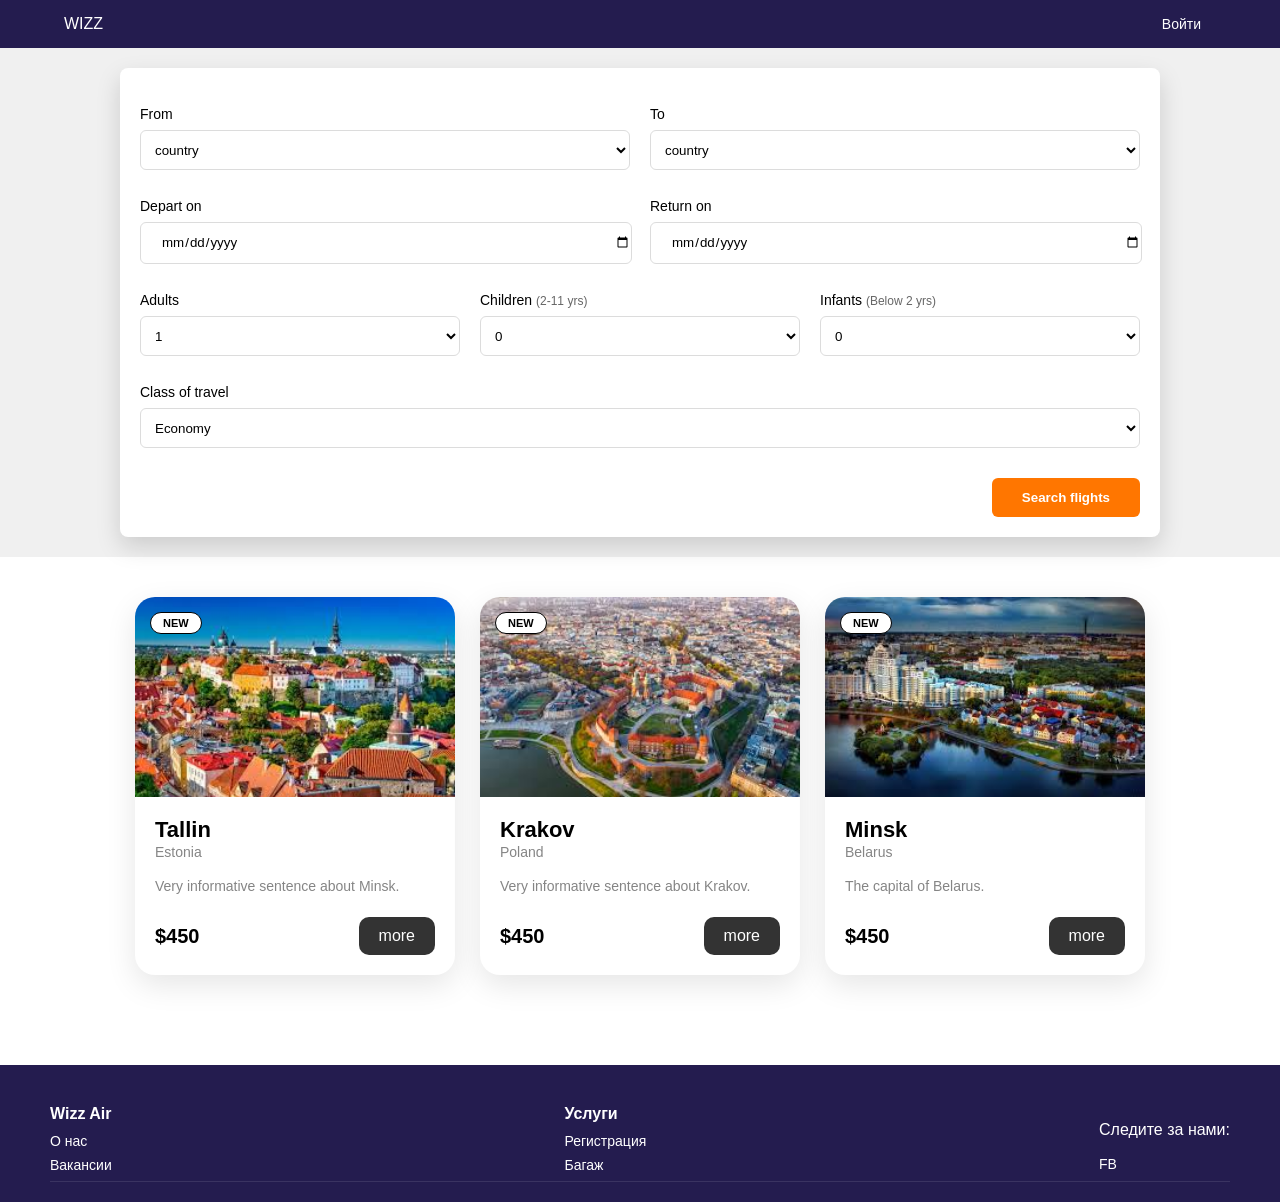
<file: index.html>
<!doctype html>
<html lang="en">
<head>
  <meta charset="UTF-8" />
  <meta name="viewport" content="width=device-width, initial-scale=1.0" />
  <title>Wizz Air Booking</title>
  <link rel="stylesheet" href="./styles/style.css" />
</head>
<body>


  <header class="navbar">
    <div class="logo">WIZZ</div>
    <div class="auth">
      <a href="./formSignIn.html">Войти</a>
    </div>
  </header>

  <main>
<div class="fon">
<div class="container">
       
<form  method="post"  class="trip-form">   
  <fieldset class="form-grid-2x">
    <div class="group-field">
      <label for="from" class="bold-type">From</label>
      <select id="from" class="from-place" name="from" required>
        <option value="" disabled selected hidden>country</option>
        <option value="minsk">minsk</option>
        <option value="brest">krakov</option>
        <option value="brest">tallin</option>
      </select>
    </div>

    <div class="group-field">
      <label for="to-place" class="bold-type">To</label>
      <select class="from-place" id="to-place" name="to" required>
        <option value="" disabled selected hidden>country</option>
        <option value="minsk">minsk</option>
        <option value="brest">krakov</option>
        <option value="brest">tallin</option>
      </select>
    </div>
  </fieldset>

  <fieldset class="form-grid-2x">
    <div class="group-field">
      <label for="depart" class="bold-type">Depart on</label>
      <input placeholder="Pick a date" type="date" name="depart" id="depart" />
    </div>

    <div class="group-field">
      <label for="return" class="bold-type">Return on</label>
      <input placeholder="Pick a date" type="date" name="return" id="return" />
    </div>
  </fieldset>
  
  <fieldset class="form-grid-passengers">
    <div class="group-select-field">
      <label for="adults" class="bold-type">Adults</label> 
      <select name="adults" class="ticket-count" id="adults">
        <option value="1">1</option>
        <option value="2">2</option>
        <option value="3">3</option>
        <option value="4">4</option>
        <option value="5">5</option>
      </select>
    </div>

    <div class="group-select-field">
      <label for="children" class="bold-type">Children <span class="label-hint">(2-11 yrs)</span></label>
      <select name="children" class="ticket-count" id="children">
        <option value="0">0</option>
        <option value="1">1</option>
        <option value="2">2</option>
        <option value="3">3</option>
        <option value="4">4</option>
        <option value="5">5</option>
      </select>
    </div>

    <div class="group-select-field">
      <label for="infants" class="bold-type">Infants <span class="label-hint">(Below 2 yrs)</span></label>
      <select name="infants" class="ticket-count" id="infants">
        <option value="0">0</option>
        <option value="1">1</option>
        <option value="2">2</option>
        <option value="3">3</option>
        <option value="4">4</option>
        <option value="5">5</option>
      </select>
    </div>
  </fieldset>

  <fieldset class="more-option">
    <div class="group-field">
      <label for="plane-class" class="bold-type">Class of travel</label>
      <select name="class-of-travel" class="travel-class-select" id="plane-class">
        <option value="economy">Economy</option>
        <option value="business">Business class</option>
        <option value="firstClass">First class</option>
      </select>
    </div>
  </fieldset>
  
  <div class="form-footer">
    <input class="search-btn" type="submit" value="Search flights"/>
  </div>
</form>
      </div>
    </div>

    <div class="flex-wrapper">
      
      <div class="card-container">
        <div class="card">
          <div class="card-image">
            <img src="./public/tal.jpg" alt="Minsk">
            <span class="badge">NEW</span>
          </div>
          <div class="card-content">
            <div class="card-header">
              <h2>Tallin</h2>
              <span class="country">Estonia</span>
            </div>
            <p>Very informative sentence about Minsk.</p>
            <div class="card-footer">
              <span class="price">$450</span>
              <a href="cities.html?name=tallinn" class="buy-btn" style="text-decoration: none;">more</a>
            </div>
          </div>
        </div>
      </div>

    
      <div class="card-container">
        <div class="card">
          <div class="card-image">
            <img src="./public/krakov1.jpg" alt="Minsk">
            <span class="badge">NEW</span>
          </div>
          <div class="card-content">
            <div class="card-header">
              <h2>Krakov</h2>
              <span class="country">Poland</span>
            </div>
            <p>Very informative sentence about Krakov.</p>
            <div class="card-footer">
              <span class="price">$450</span>
              <a href="cities.html?name=krakow" class="buy-btn" style="text-decoration: none;">more</a>
            </div>
          </div>
        </div>
      </div>

      
      <div class="card-container">
        <div class="card">
          <div class="card-image">
            <img src="./public/minsk1.jpg" alt="Minsk">
            <span class="badge">NEW</span>
          </div>
          <div class="card-content">
            <div class="card-header">
              <h2>Minsk</h2>
              <span class="country">Belarus</span>
            </div>
            <p>The capital of Belarus.</p>
            <div class="card-footer">
              <span class="price">$450</span>
              <a href="cities.html?name=minsk" class="buy-btn" style="text-decoration: none;">more</a>
            </div>
          </div>
        </div>
      </div>


    </div>
  </main>


  <footer class="main-footer">
    <div class="footer-container">
      <div class="footer-column">
        <h4>Wizz Air</h4>
        <a href="./about_us.html">О нас</a>
        <a href="./vacancy.html">Вакансии</a>
      </div>
      <div class="footer-column">
        <h4>Услуги</h4>
        <a href="./form.html">Регистрация</a>
        <a href="./baggage.html">Багаж</a>
      </div>
      <div class="footer-social">
        <p>Следите за нами:</p>
        <div class="social-icons">
          <a href="https://www.youtube.com/c/WizzAir">FB</a>
        </div>
      </div>
    </div>
   
  <script src="./scripts/script.js"></script>
</body>
</html>
</file>
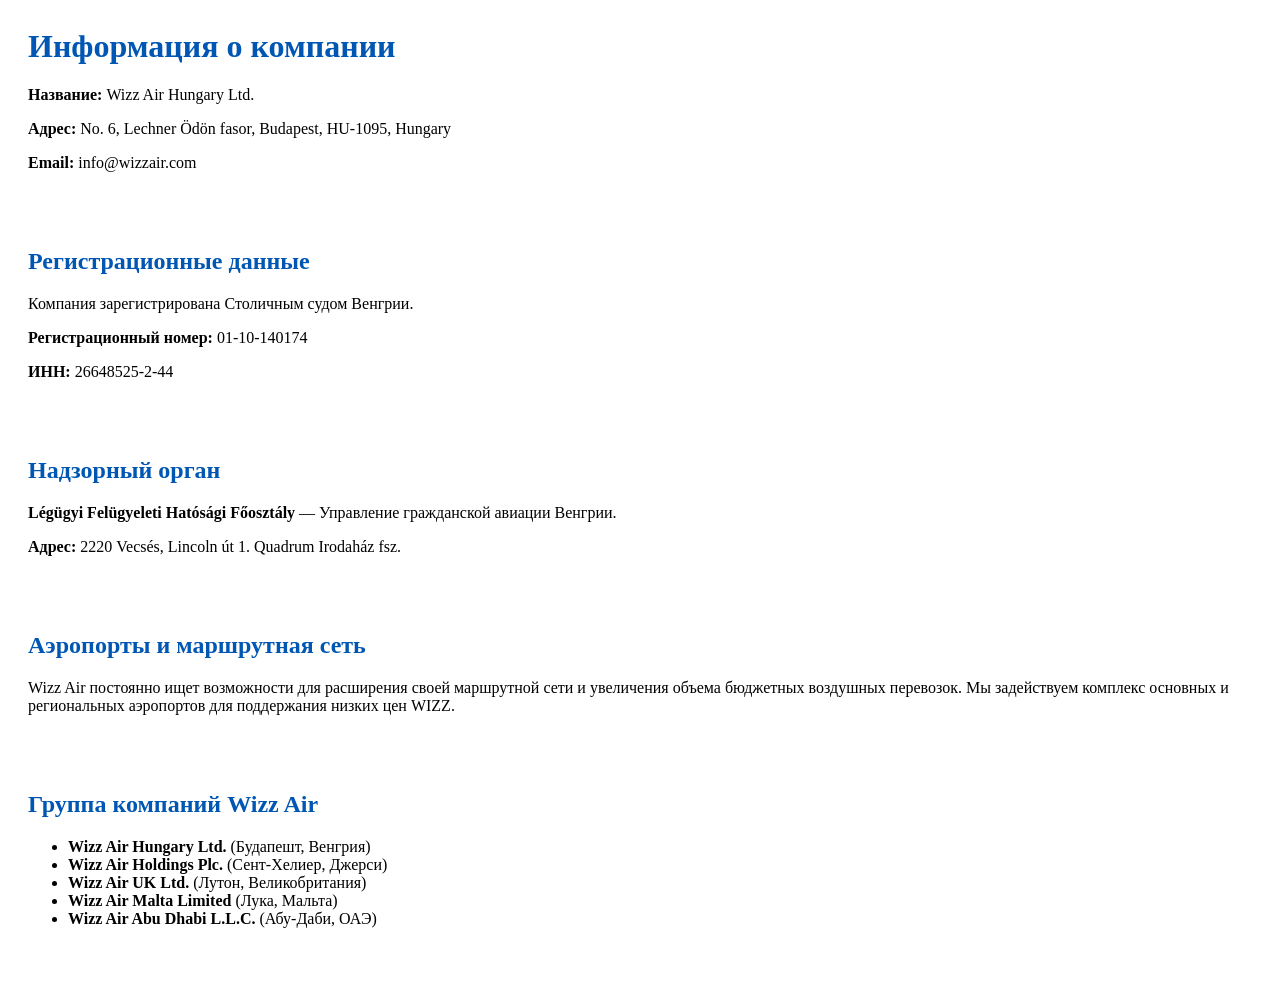
<file: about_us.html>
<!DOCTYPE html>
<head>
    <meta name="viewport" content="width=device-width, initial-scale=1.0">
    <link rel="stylesheet" href="./styles/about_us.css" />
</head>
<body>
    <div class="info-section">
        <h1>Информация о компании</h1>
        <p><strong>Название:</strong> Wizz Air Hungary Ltd.</p>
        <p><strong>Адрес:</strong> No. 6, Lechner Ödön fasor, Budapest, HU-1095, Hungary</p>
        <p><strong>Email:</strong> info@wizzair.com</p>
    </div>

    <div class="info-section">
        <h2>Регистрационные данные</h2>
        <p>Компания зарегистрирована Столичным судом Венгрии.</p>
        <p><strong>Регистрационный номер:</strong> 01-10-140174</p>
        <p><strong>ИНН:</strong> 26648525-2-44</p>
    </div>

    <div class="info-section">
        <h2>Надзорный орган</h2>
        <p><strong>Légügyi Felügyeleti Hatósági Főosztály</strong> — Управление гражданской авиации Венгрии.</p>
        <p><strong>Адрес:</strong> 2220 Vecsés, Lincoln út 1. Quadrum Irodaház fsz.</p>
    </div>

    <div class="info-section">
        <h2>Аэропорты и маршрутная сеть</h2>
        <p>Wizz Air постоянно ищет возможности для расширения своей маршрутной сети и увеличения объема бюджетных воздушных перевозок. Мы задействуем комплекс основных и региональных аэропортов для поддержания низких цен WIZZ.</p>
    </div>

    <div class="info-section">
        <h2>Группа компаний Wizz Air</h2>
        <ul>
            <li><strong>Wizz Air Hungary Ltd.</strong> (Будапешт, Венгрия)</li>
            <li><strong>Wizz Air Holdings Plc.</strong> (Сент-Хелиер, Джерси)</li>
            <li><strong>Wizz Air UK Ltd.</strong> (Лутон, Великобритания)</li>
            <li><strong>Wizz Air Malta Limited</strong> (Лука, Мальта)</li>
            <li><strong>Wizz Air Abu Dhabi L.L.C.</strong> (Абу-Даби, ОАЭ)</li>
        </ul>
    </div>
</body>
</html>
</file>
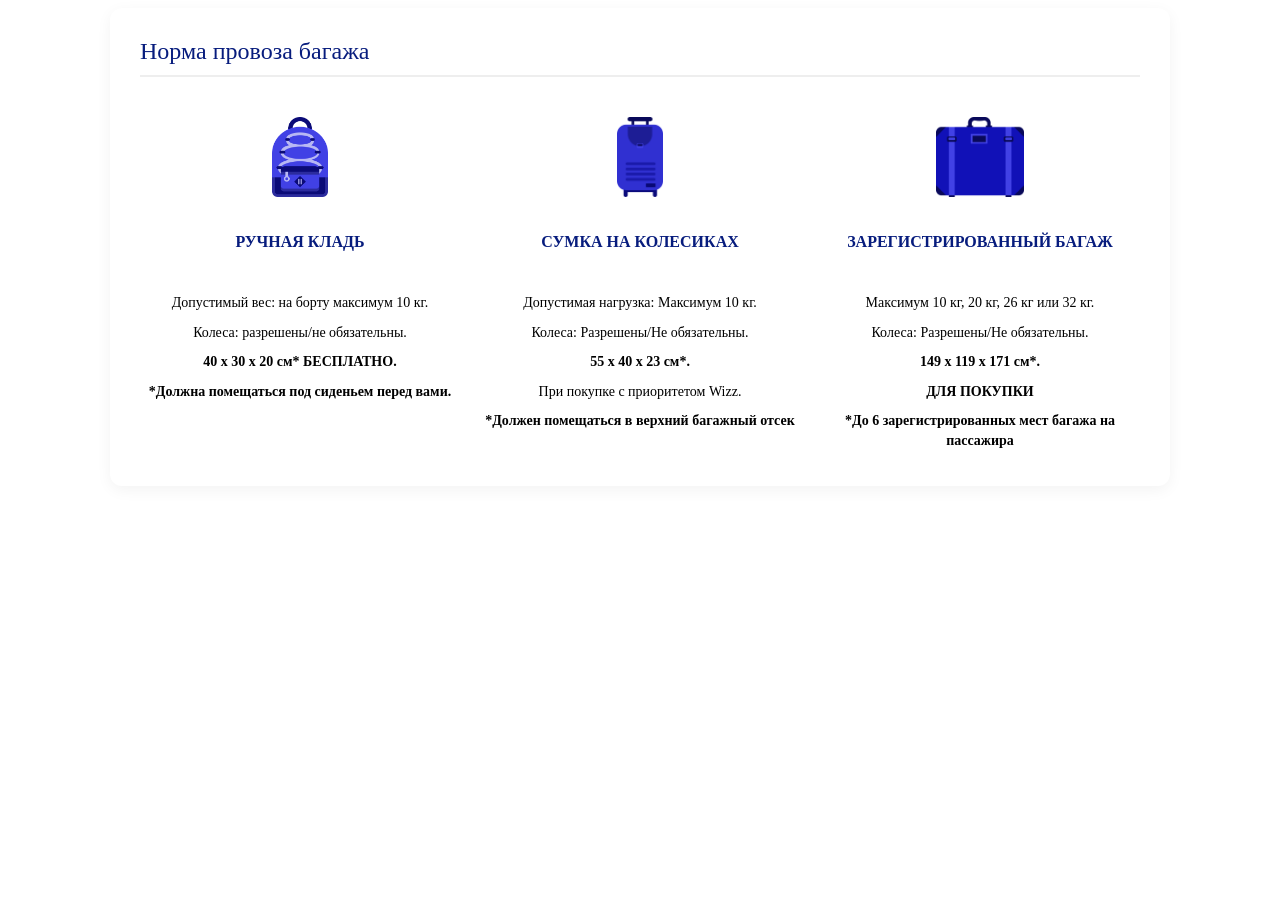
<file: baggage.html>
<!DOCTYPE html>
<head>
    <link rel="stylesheet" href="./styles/baggage.css" />
    <meta name="viewport" content="width=device-width, initial-scale=1.0">
</head>
<body>
<div class="baggage-section">
    <div class="title">Норма провоза багажа</div>
    
    <div class="container">
      
        <div class="item">
            <img src="./public/22.png" alt="Hand luggage">
            <h3>Ручная кладь</h3>
            <p>Допустимый вес: на борту максимум 10 кг.</p>
            <p>Колеса: разрешены/не обязательны.</p>
            <p ><strong>40 x 30 x 20 см* БЕСПЛАТНО.</strong></p>
            <p><strong>*Должна помещаться под сиденьем перед вами.</strong></p>
        </div>

       
        <div class="item">
            <img src="./public/23.png" alt="Trolley bag">
            <h3>Сумка на колесиках</h3>
            <p>Допустимая нагрузка: Максимум 10 кг.</p>
            <p>Колеса: Разрешены/Не обязательны.</p>
            <p ><strong>55 x 40 x 23 см*.</strong></p>
            <p>При покупке с приоритетом Wizz</span>.</p>
            <p ><strong>*Должен помещаться в верхний багажный отсек</strong></p>
        </div>

      
        <div class="item">
            <img src="./public/33.png" alt="Checked bag">
            <h3>Зарегистрированный багаж</h3>
            <p>Максимум 10 кг, 20 кг, 26 кг или 32 кг.</p>
            <p>Колеса: Разрешены/Не обязательны.</p>
            <p ><strong>149 x 119 x 171 см*.</strong></p>
            <p><strong>ДЛЯ ПОКУПКИ</strong></p>
            <p ><strong>*До 6 зарегистрированных мест багажа на пассажира</strong></p>
        </div>
    </div>
</div>
</body>
</html>
</file>
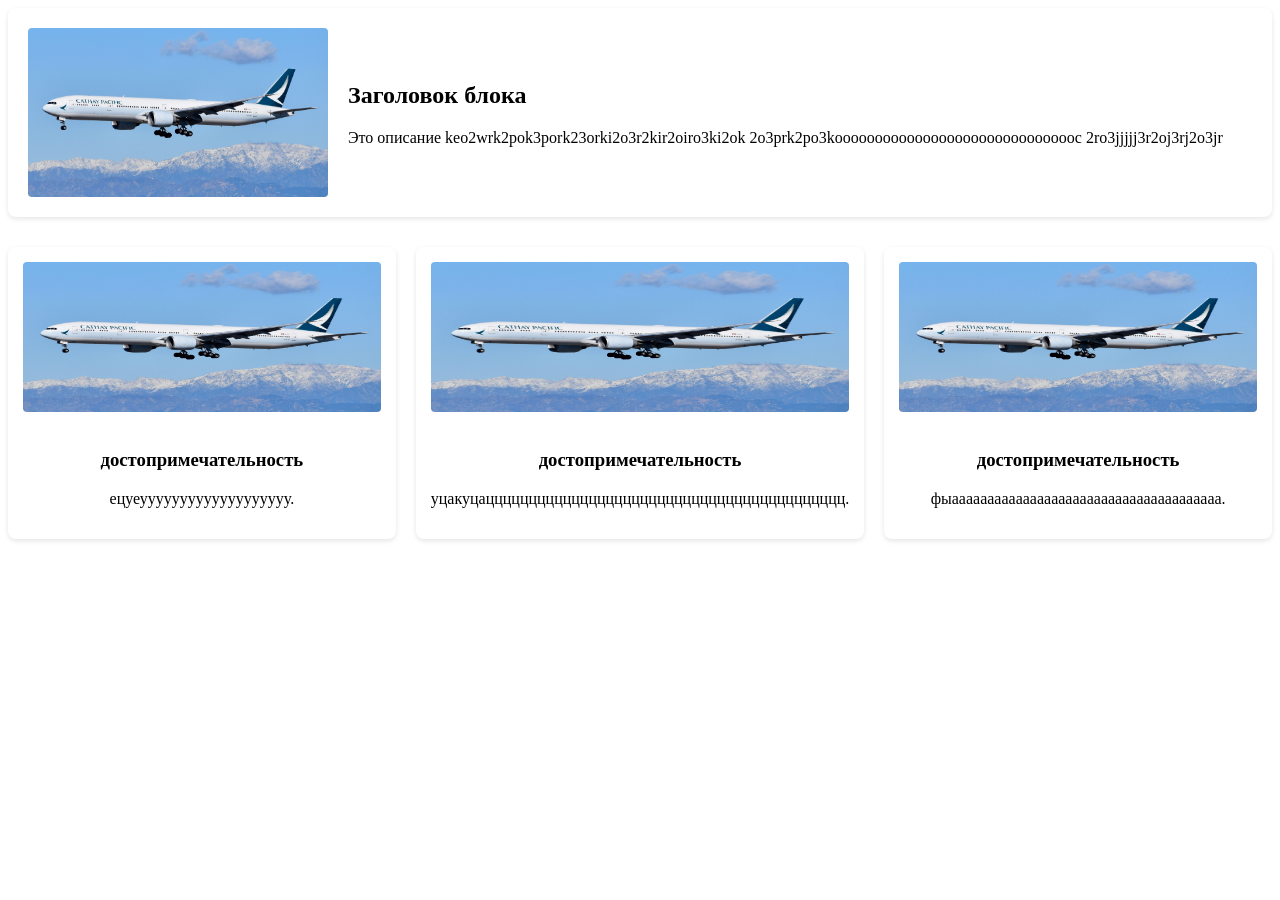
<file: cities.html>
<!DOCTYPE html>
<head>
    <link rel="stylesheet" href="./styles/cities.css" />
</head>
<body>
<div class="info">
    <img src="./public/beckett-p-ze09IQjOZhk-unsplash.jpg" alt="Minsk">
    <div>
            <h2>Заголовок блока</h2>
            <p>Это описание keo2wrk2pok3pork23orki2o3r2kir2oiro3ki2ok 2o3prk2po3kooooooooooooooooooooooooooooooc 2ro3jjjjj3r2oj3rj2o3jr</p>
        </div>

</div>       
          <div class="cards-container">
        <div class="card">
            <img src="./public/beckett-p-ze09IQjOZhk-unsplash.jpg" alt="Фото 1">
            <h3>достопримечательность</h3>
            <p>ецуеууууууууууууууууууу.</p>
        </div>
        <div class="card">
            <img src="./public/beckett-p-ze09IQjOZhk-unsplash.jpg" alt="Фото 2">
            <h3>достопримечательность</h3>
            <p>уцакуцацццццццццццццццццццццццццццццццццццццццццц.</p>
        </div>
        <div class="card">
            <img src="./public/beckett-p-ze09IQjOZhk-unsplash.jpg" alt="Фото 3">
            <h3>достопримечательность</h3>
            <p>фыаааааааааааааааааааааааааааааааааааааа.</p>
        </div>
    </div>
<script src="./scripts/cities.js"></script>
</body>
</html>
</file>
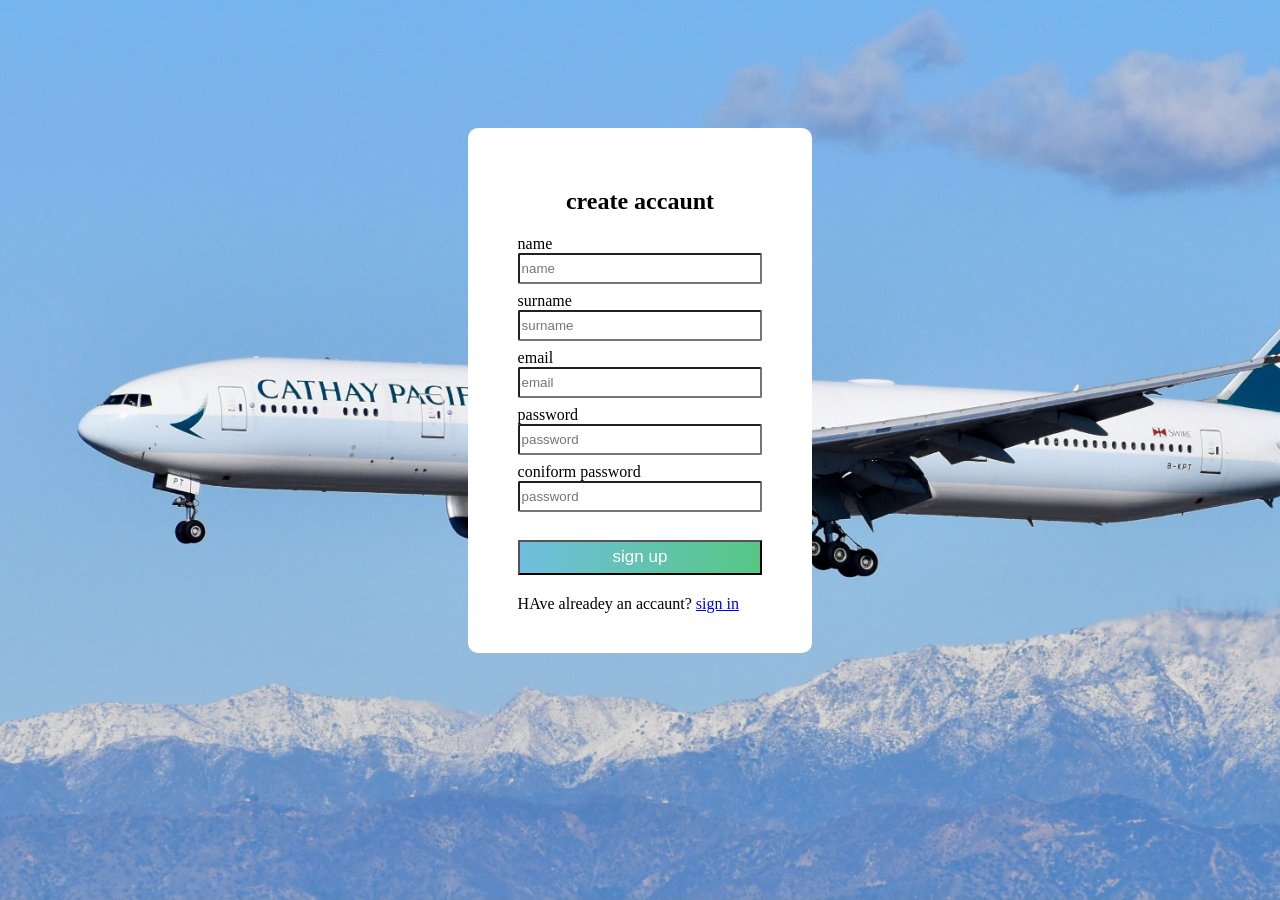
<file: form.html>
<!DOCTYPE html>
<html lang="en">
  <head>
    <meta charset="UTF-8" />
    <link rel="stylesheet" href="./styles/form.css" />
  </head>
  <body>
    <section class="section_form">
      <div class="card">
       <h1>create accaunt</h1>
       <form class="userForm" method="POST" >
        
        <label>name</label>
        <input name="name" type="text" placeholder="name" required id="name" />

        <label>surname</label>
        <input name="surname" type="text" placeholder="surname" id="surname"/>

        <label>email</label>
        <input name="email" type="email" placeholder="email" required id="email"/>

        <label>password</label>
        <input name="password" type="password" placeholder="password" required id="password"/>

        <label>coniform password</label>
        <input name="coniformPassword" type="password" placeholder="password" required id="coniform_password"/>

        
        <button type="submit">sign up</button>
        <div>
          <a>HAve alreadey an accaunt?</a> <a href="formSignIn.html">sign in</a>
        </div>
           
        
        
       </form>
   </div>
    </section>
    <script src="./scripts/form.js"></script>
  </body>
</html>
</file>
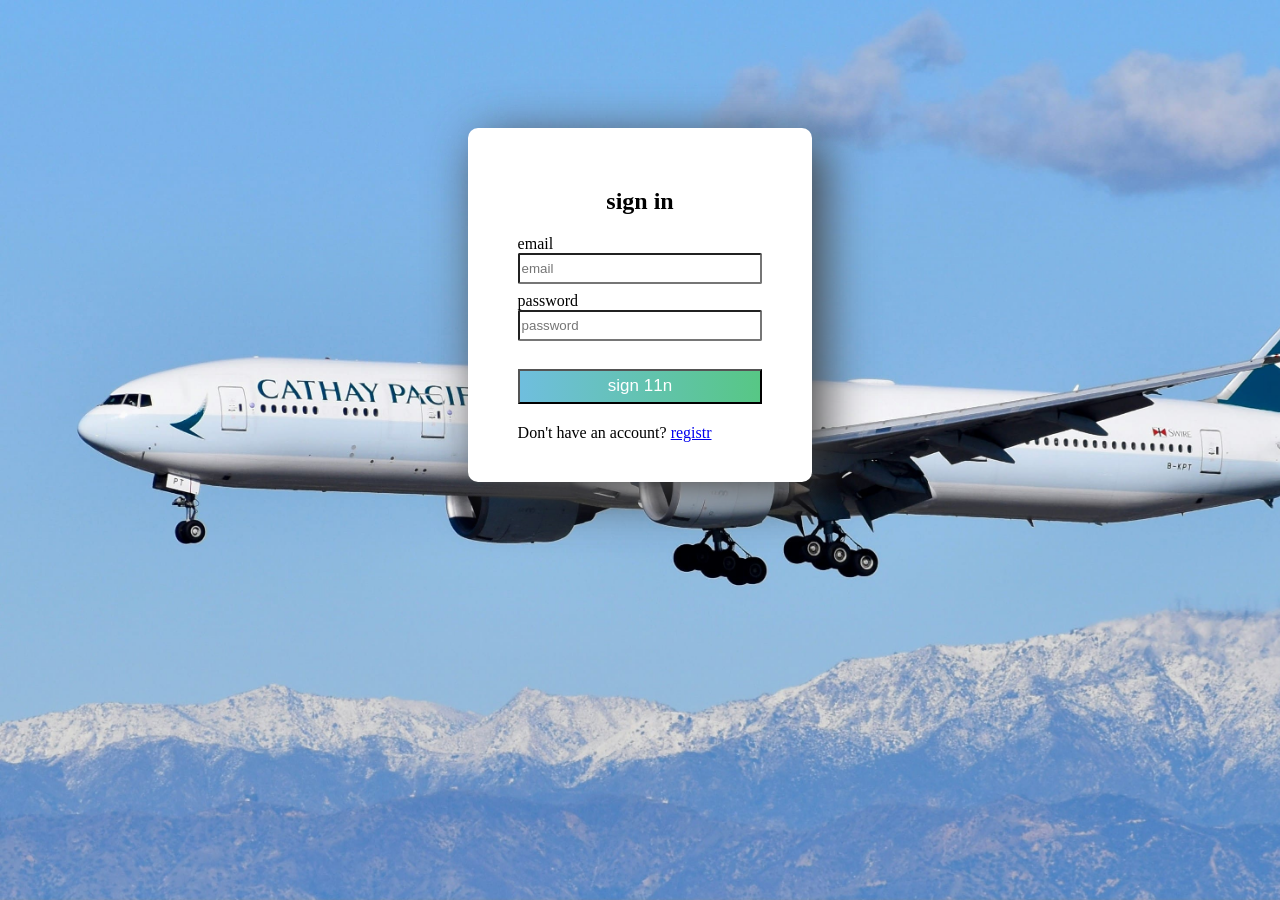
<file: formSignIn.html>
<!doctype html>
<html lang="en">
  <head>
    <meta charset="UTF-8" />
    <link rel="stylesheet" href="./styles/formSignIn.css" />
  </head>
  <body>
    <section class="section_form">
      <div class="card">
       <h1>sign in</h1>
       <form class="userForm">
  
        <label>email</label>
        <input name="email" type="email" placeholder="email" required id="signInEmail"/>

        <label>password</label>
        <input name="password" type="password" placeholder="password" required id="signInPassword"/>

        <button type="submit">sign 11n</button>
        <div>
          <a>Don't have an account?</a> <a href="form.html">registr</a>
        </div>
           </form>
   </div>
    </section>
    <script src="./scripts/formSignIn.js"></script>
  </body>
</html>
</file>
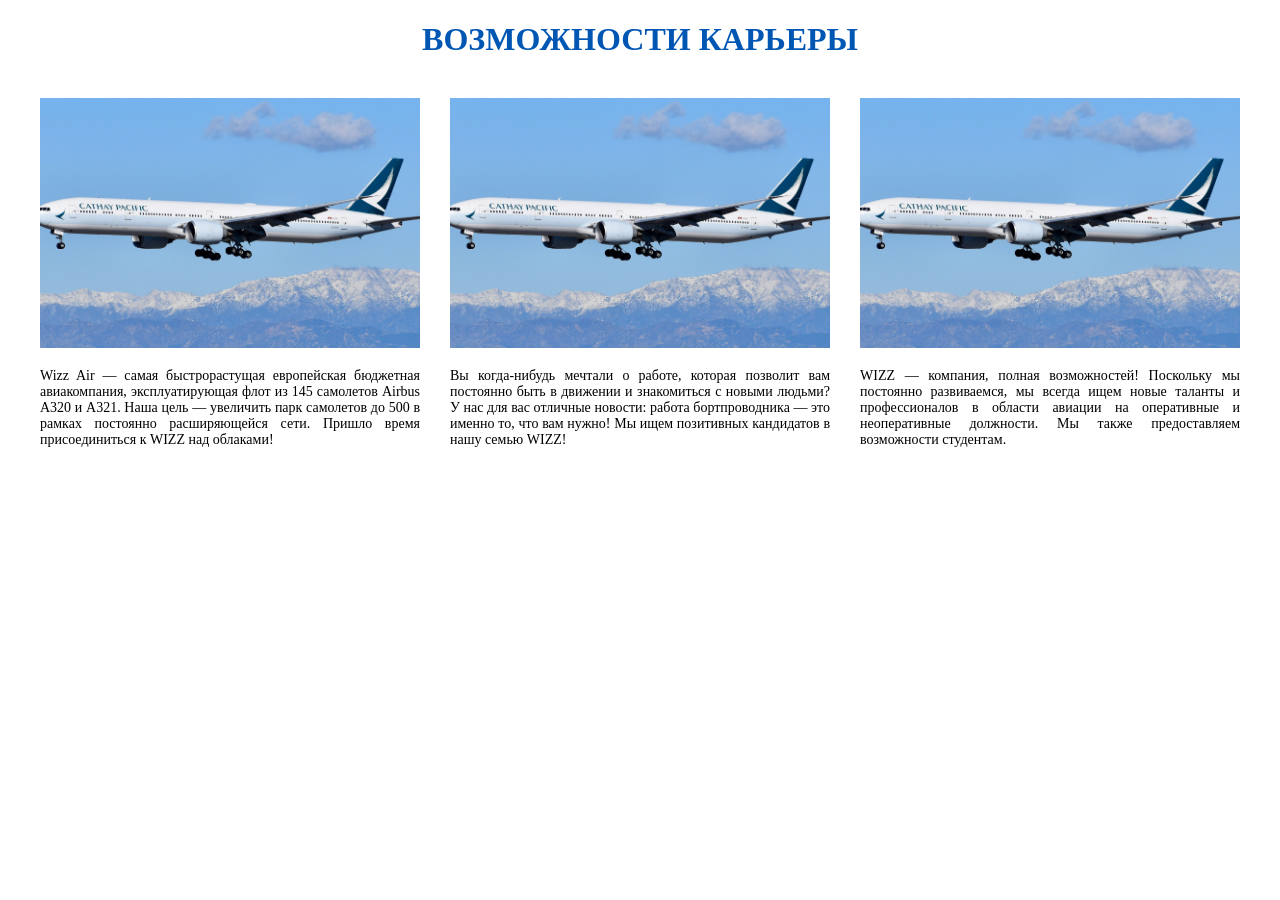
<file: vacancy.html>
<!DOCTYPE html>
<head>
    <link rel="stylesheet" href="./styles/vacancy.css" />
</head>
<body>
  <h1>Возможности карьеры</h1>

    <div class="cards-container">
        <div class="card">
            <img src="./public/beckett-p-ze09IQjOZhk-unsplash.jpg" alt="Кабина пилота">
            <div class="card-text">
                Wizz Air — самая быстрорастущая европейская бюджетная авиакомпания, эксплуатирующая флот из 145 самолетов Airbus A320 и A321. Наша цель — увеличить парк самолетов до 500 в рамках постоянно расширяющейся сети. Пришло время присоединиться к WIZZ над облаками!
            </div>
           
        </div>

        <div class="card">
            <img src="./public/beckett-p-ze09IQjOZhk-unsplash.jpg" alt="Бортпроводники">
            <div class="card-text">
                Вы когда-нибудь мечтали о работе, которая позволит вам постоянно быть в движении и знакомиться с новыми людьми? У нас для вас отличные новости: работа бортпроводника — это именно то, что вам нужно! Мы ищем позитивных кандидатов в нашу семью WIZZ!
            </div>
         
        </div>

        <div class="card">
            <img src="./public/beckett-p-ze09IQjOZhk-unsplash.jpg" alt="Работа в офисе">
            <div class="card-text">
                WIZZ — компания, полная возможностей! Поскольку мы постоянно развиваемся, мы всегда ищем новые таланты и профессионалов в области авиации на оперативные и неоперативные должности. Мы также предоставляем возможности студентам.
            </div>
          
        </div>
    </div>

</body>
</html>
</file>
<file: styles/style.css>
html, body {
  font-family: "Poppins", sans-serif;
  margin: 0;
  padding: 0;
  background-color: white;
}

.navbar {
  background-color: #241c4f;
  color: white;
  display: flex;
  align-items: center;
  padding: 15px 5%;
  justify-content: space-between;
}

.navbar a {
  color: white;
  text-decoration: none;
  margin: 0 15px;
  font-size: 14px;
}

.navbar a:hover {
  text-decoration: underline;
}

.fon {
  background: #f0f0f0;
  display: flex;
  justify-content: center;
  align-items: center;
  padding: 20px 10px;
}

.container {
  padding: 20px;
  border-radius: 8px;
  box-shadow: 0 10px 25px rgba(0,0,0,0.15);  
  width: 100%;
  max-width: 1000px;
  background: white;
}

form {
  width: 100%;
  margin: 0;
}

fieldset {
  border: none;
  padding: 10px 0;
  margin: 0;
}

.form-grid-2x {
  display: grid;
  grid-template-columns: repeat(auto-fit, minmax(280px, 1fr));
  gap: 20px;
}

.form-grid-passengers {
  display: grid;
  grid-template-columns: repeat(auto-fit, minmax(150px, 1fr));
  gap: 20px;
}

.group-field, .group-select-field {
  display: flex;
  flex-direction: column;
  width: 100%;
}

.group-field label, .group-select-field label {
  padding: 8px 0;
  font-size: 14px;
}

.label-hint {
  font-weight: normal;
  font-size: 12px;
  color: #666;
}


.from-place, .travel-class-select, input[type="date"], select {
  width: 100%;
  height: 40px;
  padding: 0; 
  text-indent: 10px; 
  border: 1px solid #dcdcdc;
  border-radius: 6px;
  outline: none;
  background: white;
  font-family: inherit;
}

.radio-group {
  display: flex;
  gap: 20px;
  margin-bottom: 10px;
}

.radio-group label {
  cursor: pointer;
  display: flex;
  align-items: center;
  gap: 5px;
}

.form-footer {
  display: flex;
  justify-content: flex-end;
  margin-top: 20px;
}

.search-btn {
  padding: 12px 30px;
  border-radius: 6px;
  font-weight: bold;
  background: #ff7600;
  color: white;
  border: none;
  cursor: pointer;
  width: auto;
}

.search-btn:hover {
  background: #e06800;
}


.flex-wrapper {
  display: flex;
  flex-wrap: wrap;
  justify-content: center;
  gap: 25px;
  padding: 40px;
}

.card-container {
  display: flex;
  justify-content: center;
}


.card {
  width: 320px;
  background: rgb(255, 255, 255);
  border-radius: 20px;
  overflow: hidden;
  box-shadow: 0 10px 30px rgba(0,0,0,0.1);
}

.card-image {
  position: relative;
  height: 200px;
}

.card-image img {
  width: 100%;
  height: 100%;
  object-fit: cover;
}

.badge {
  position: absolute;
  top: 15px;
  left: 15px;
  background: #ffffff;
  border: solid black 1px;
  color: rgb(0, 0, 0);
  padding: 4px 12px;
  border-radius: 20px;
  font-size: 11px;
  font-weight: bold;
}

.card-content {
  padding: 20px;
}

.card-header h2 {
  margin: 0;
  font-size: 22px;
  color: rgb(0, 0, 0);
}

.country {
  font-size: 14px;
  color: rgb(133, 133, 133);
}

.card p {
  font-size: 14px;
  color: rgb(133, 133, 133);
  line-height: 1.5;
  margin: 15px 0;
}

.card-footer {
  display: flex;
  justify-content: space-between;
  align-items: center;
  margin-top: 20px;
}

.price {
  font-size: 20px;
  font-weight: bold;
  color: rgb(0, 0, 0);
}

.buy-btn {
  background: #333;
  color: white;
  border: none;
  padding: 10px 20px;
  border-radius: 10px;
  cursor: pointer;
}

.buy-btn:hover {
  background: #555;
}

.main-footer {
  background-color: #241c4f;
  color: white;
  padding: 40px 50px 20px;
  margin-top: 50px;
}

.footer-container {
  display: flex;
  justify-content: space-between;
  max-width: 1200px;
  margin: 0 auto;
  border-bottom: 1px solid rgba(255,255,255,0.1);
}

.footer-column {
  display: flex;
  flex-direction: column;
}

.footer-column h4 {
  margin: 0 0 10px 0;
}

.footer-column a, .footer-social a {
  color: white;
  text-decoration: none;
  margin-bottom: 8px;
  font-size: 14px;
}

.footer-column a:hover, .footer-social a:hover {
  text-decoration: underline;
}
</file>
<file: styles/about_us.css>
.info-section {
    background: white;
    padding: 20px;
    margin-bottom: 20px;
}

h1, h2, h3 {
    color: #0056b3;
    margin-top: 0;
}

.contact-info p {
    margin: 5px 0;
}

@media (max-width: 768px) {
    body {
        padding: 12px; 
    }

    .info-section {
        padding: 20px; 
        margin-bottom: 12px;
    }

    h1 {
        font-size: 22px; 
    }

    h2 {
        font-size: 18px; 
    }
    
    p, li {
        font-size: 15px; 
    }
}
</file>
<file: styles/baggage.css>
.baggage-section {
            background: white;
            max-width: 1000px;
            margin: 0 auto;
            padding: 30px;
            border-radius: 12px;
            box-shadow: 0 4px 15px rgba(0,0,0,0.05);
        }

        .title {
            color: #071c7d; 
            font-size: 24px;
            margin-bottom: 40px;
            border-bottom: 2px solid #eee;
            padding-bottom: 10px;
        }

        .container {
            display: flex;
            justify-content: space-between;
            gap: 20px;
            flex-wrap: wrap;
        }

        .item {
            flex: 1;
            text-align: center;
            display: flex;
            flex-direction: column;
            align-items: center;
        }

        .item img {
            height: 80px; 
            margin-bottom: 20px;
        }

        .item h3 {
            color: #071c7d;
            font-size: 16px;
            text-transform: uppercase;
            margin-bottom: 15px;
            min-height: 40px;
        }

        .item p {
            font-size: 14px;
            line-height: 1.4;
            margin: 5px 0;
        }

     @media (max-width: 768px) {
    body {
        padding: 10px; 
    }

    .baggage-section {
        padding: 20px; 
    }

    .title {
        font-size: 20px; 
        margin-bottom: 25px;
        text-align: center; 
    }

    .container {
        flex-direction: column; 
        gap: 35px; 
    }

    .item {
        width: 100%;
    }
    
    .item h3 {
        min-height: auto; 
        margin-bottom: 10px;
    }
}
</file>
<file: styles/cities.css>
.info {
    display: flex;
    align-items: center;
    background: white;
    padding: 20px;
     margin-bottom: 30px;
    border-radius: 8px;
    box-shadow: 0 2px 5px rgba(0,0,0,0.1);
}

.info img {
     width: 300px;
     height: auto;
     border-radius: 4px;
    margin-right: 20px;
}

.cards-container {
    display: flex;
     gap: 20px;
     justify-content: space-between;
     flex-wrap: wrap;
}

.card {
    flex: 1;
    background: white;
    padding: 15px;
    border-radius: 8px;
    box-shadow: 0 2px 5px rgba(0,0,0,0.1);
    text-align: center;
}

.card img {
    width: 100%;
    height: 150px;
    border-radius: 4px;
    margin-bottom: 15px;
}

 @media (max-width: 768px) {
    body {
        padding: 10px; 
    }

    .info {
        flex-direction: column;
        align-items: stretch; 
        padding: 15px;
    }

    .info img {
        width: 100%; 
        height: 200px; 
        margin-right: 0; 
        margin-bottom: 15px; 
    }

    .cards-container {
        flex-direction: column;
        gap: 15px;
    }

    .card {
        flex: none; 
        width: 100%; 
    }
}
</file>
<file: styles/form.css>
.section_form {
    display: flex;
    padding: 120px 20px;
    justify-content: center;
}
.card{
    display: flex;
    flex-direction: column;
    width: 20%;
    background: rgb(255, 255, 255);
    padding:40px 50px;
    justify-self:center ;
    border-radius: 10px;
    /* box-shadow: 11px 11px 50px rgb(63, 63, 63); */
}

.card form {
    display: flex;
    flex-direction: column;
    
}

.card h1{
    text-align: center;
}

.card input{
    border-radius:2px ;
    height: 25px;
    margin-bottom:8px;
}

body{
    background-image: url('../public/beckett-p-ze09IQjOZhk-unsplash.jpg');
    background-size: cover;
    background-attachment: fixed;
    
}

.card button{
    display: flex;
    justify-content: center;
    gap:15px;
    color: white;
    height: 35px;
    font-size: 17px;
    background: linear-gradient(90deg,rgba(111, 190, 222, 1) 0%, rgba(87, 199, 133, 1) 100%, rgba(103, 224, 216, 1) 100%);
    margin-top: 20px;
    margin-bottom: 20px;
    justify-content: center;
    align-items: center;
}

.card button:hover{
    background: linear-gradient(270deg, rgba(144, 65, 33, 1) 0%, rgba(168, 56, 122, 1) 100%, rgba(152, 31, 39, 1) 100%);
    
}

.battons a{
    text-decoration: none;
    color: black;
    padding: 1px 6px;
    border-radius: 3px;
    background-color: buttonface;
    border:1px solid buttonborder;
}
</file>
<file: styles/formSignIn.css>
.section_form {
    display: flex;
    padding: 120px 20px;
    justify-content: center;
}
.card{
    display: flex;
    flex-direction: column;
    width: 20%;
    background: rgb(255, 255, 255);
    padding:40px 50px;
    justify-self:center ;
    border-radius: 10px;
     box-shadow: 11px 11px 50px rgb(63, 63, 63); 
}

.card form {
    display: flex;
    flex-direction: column;
    
}

.card h1{
    text-align: center;
}

.card input{
    border-radius:2px ;
    height: 25px;
    margin-bottom:8px;
}

body{
    background-image: url('../public/beckett-p-ze09IQjOZhk-unsplash.jpg');
    background-size: cover;
    background-attachment: fixed;
    
}

.card button{
    display: flex;
    justify-content: center;
    gap:15px;
    color: white;
    height: 35px;
    font-size: 17px;
    background: linear-gradient(90deg,rgba(111, 190, 222, 1) 0%, rgba(87, 199, 133, 1) 100%, rgba(103, 224, 216, 1) 100%);
    margin-top: 20px;
    margin-bottom: 20px;
    justify-content: center;
    align-items: center;
}

.card button:hover{
    background: linear-gradient(270deg, rgba(144, 65, 33, 1) 0%, rgba(168, 56, 122, 1) 100%, rgba(152, 31, 39, 1) 100%);
    
}

.battons a{
    text-decoration: none;
    color: black;
    padding: 1px 6px;
    border-radius: 3px;
    background-color: buttonface;
    border:1px solid buttonborder;
}
</file>
<file: styles/vacancy.css>
h1 {
            text-align: center;
            color: #0056b3;
            text-transform: uppercase;
           
            margin-bottom: 40px;
        }

 
        .cards-container {
            display: flex;
            gap: 30px;
            justify-content: center;
            max-width: 1200px;
            margin: 0 auto;
            flex-wrap: wrap;
        }

        .card {
            flex: 1;
            display: flex;
            flex-direction: column;
        }

        .card img {
            width: 100%;
            height: 250px;
            object-fit: cover;
            margin-bottom: 20px;
        }

        .card-text {
            font-size: 14px;
            text-align: justify;
            margin-bottom: 20px;
            flex-grow: 1;
        }

    @media (max-width: 768px) {
    body {
        padding: 20px 10px; 
    }

    h1 {
        font-size: 24px; 
        margin-bottom: 25px;
    }

    .cards-container {
        flex-direction: column; 
        gap: 20px; 
    }

    .card {
        flex: none;
        width: 100%; 
    }

    .card img {
        height: 200px; 
        margin-bottom: 15px;
    }

    .card-text {
        font-size: 14px; 
        text-align: left; 
        padding: 0 15px 15px 15px;
    }
}
</file>
